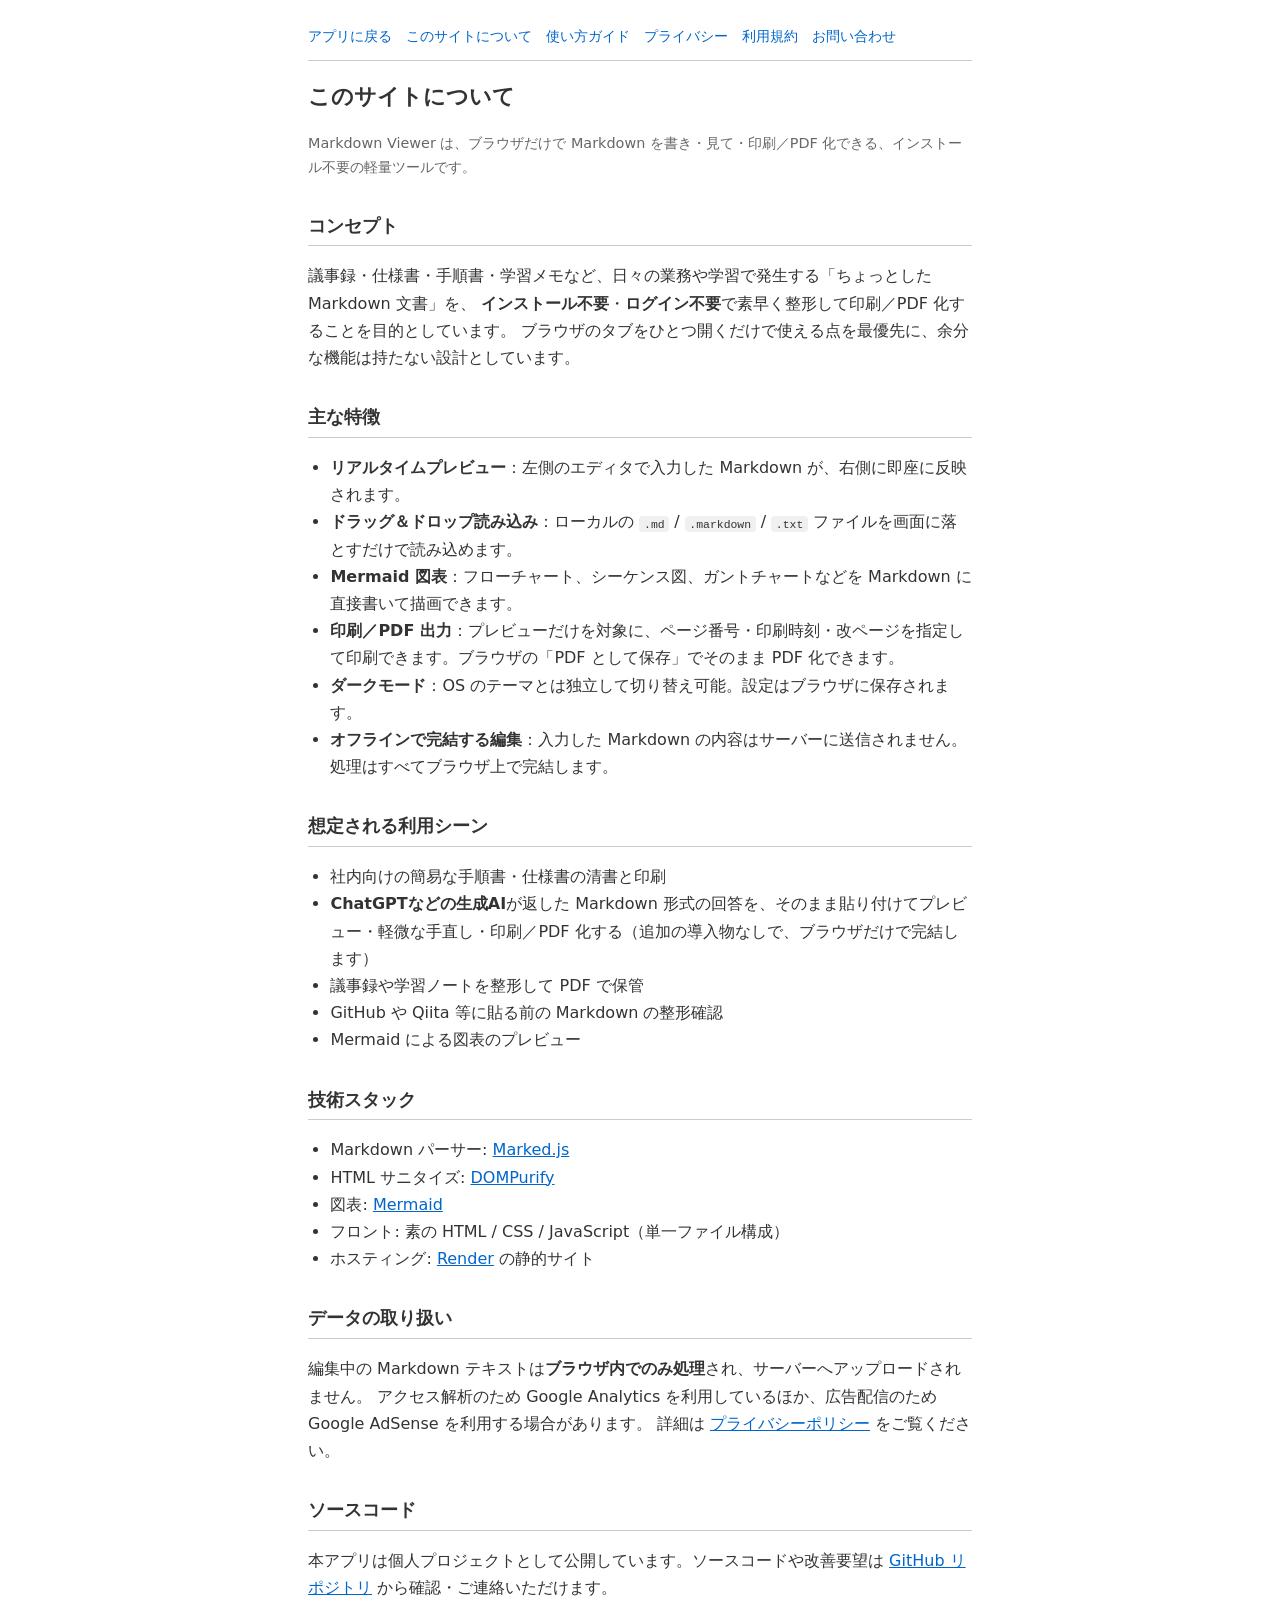
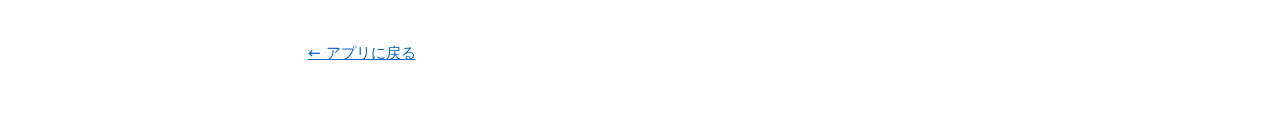
<file: docs/about.html>
<!DOCTYPE html>
<html lang="ja">
<head>
    <meta charset="UTF-8">
    <meta name="viewport" content="width=device-width, initial-scale=1">
    <title>このサイトについて — Markdown Viewer</title>
    <meta name="description" content="ブラウザ上で動作する無料の Markdown エディタ / プレビュー / 印刷ツール「Markdown Viewer」の紹介、設計方針、対応機能、利用シーンをまとめたページです。">
    <link rel="canonical" href="https://markdownviewer.onrender.com/docs/about.html">
    <link rel="stylesheet" href="./page.css">
</head>
<body>
    <nav class="page-nav" aria-label="サイト内ナビゲーション">
        <a href="../index.html">アプリに戻る</a>
        <a href="./about.html" aria-current="page">このサイトについて</a>
        <a href="./guide.html">使い方ガイド</a>
        <a href="./privacy.html">プライバシー</a>
        <a href="./terms.html">利用規約</a>
        <a href="./contact.html">お問い合わせ</a>
    </nav>

    <h1>このサイトについて</h1>
    <p class="muted">Markdown Viewer は、ブラウザだけで Markdown を書き・見て・印刷／PDF 化できる、インストール不要の軽量ツールです。</p>

    <h2>コンセプト</h2>
    <p>
        議事録・仕様書・手順書・学習メモなど、日々の業務や学習で発生する「ちょっとした Markdown 文書」を、
        <strong>インストール不要</strong>・<strong>ログイン不要</strong>で素早く整形して印刷／PDF 化することを目的としています。
        ブラウザのタブをひとつ開くだけで使える点を最優先に、余分な機能は持たない設計としています。
    </p>

    <h2>主な特徴</h2>
    <ul>
        <li><strong>リアルタイムプレビュー</strong>：左側のエディタで入力した Markdown が、右側に即座に反映されます。</li>
        <li><strong>ドラッグ＆ドロップ読み込み</strong>：ローカルの <code>.md</code> / <code>.markdown</code> / <code>.txt</code> ファイルを画面に落とすだけで読み込めます。</li>
        <li><strong>Mermaid 図表</strong>：フローチャート、シーケンス図、ガントチャートなどを Markdown に直接書いて描画できます。</li>
        <li><strong>印刷／PDF 出力</strong>：プレビューだけを対象に、ページ番号・印刷時刻・改ページを指定して印刷できます。ブラウザの「PDF として保存」でそのまま PDF 化できます。</li>
        <li><strong>ダークモード</strong>：OS のテーマとは独立して切り替え可能。設定はブラウザに保存されます。</li>
        <li><strong>オフラインで完結する編集</strong>：入力した Markdown の内容はサーバーに送信されません。処理はすべてブラウザ上で完結します。</li>
    </ul>

    <h2>想定される利用シーン</h2>
    <ul>
        <li>社内向けの簡易な手順書・仕様書の清書と印刷</li>
        <li><strong>ChatGPTなどの生成AI</strong>が返した Markdown 形式の回答を、そのまま貼り付けてプレビュー・軽微な手直し・印刷／PDF 化する（追加の導入物なしで、ブラウザだけで完結します）</li>
        <li>議事録や学習ノートを整形して PDF で保管</li>
        <li>GitHub や Qiita 等に貼る前の Markdown の整形確認</li>
        <li>Mermaid による図表のプレビュー</li>
    </ul>

    <h2>技術スタック</h2>
    <ul>
        <li>Markdown パーサー: <a href="https://marked.js.org/" rel="noopener noreferrer">Marked.js</a></li>
        <li>HTML サニタイズ: <a href="https://github.com/cure53/DOMPurify" rel="noopener noreferrer">DOMPurify</a></li>
        <li>図表: <a href="https://mermaid.js.org/" rel="noopener noreferrer">Mermaid</a></li>
        <li>フロント: 素の HTML / CSS / JavaScript（単一ファイル構成）</li>
        <li>ホスティング: <a href="https://render.com/" rel="noopener noreferrer">Render</a> の静的サイト</li>
    </ul>

    <h2>データの取り扱い</h2>
    <p>
        編集中の Markdown テキストは<strong>ブラウザ内でのみ処理</strong>され、サーバーへアップロードされません。
        アクセス解析のため Google Analytics を利用しているほか、広告配信のため Google AdSense を利用する場合があります。
        詳細は <a href="./privacy.html">プライバシーポリシー</a> をご覧ください。
    </p>

    <h2>ソースコード</h2>
    <p>
        本アプリは個人プロジェクトとして公開しています。ソースコードや改善要望は
        <a href="https://github.com/marusho-1266/MarkdownVeiwer" rel="noopener noreferrer">GitHub リポジトリ</a> から確認・ご連絡いただけます。
    </p>

    <p class="back"><a href="../index.html">← アプリに戻る</a></p>
</body>
</html>
</file>
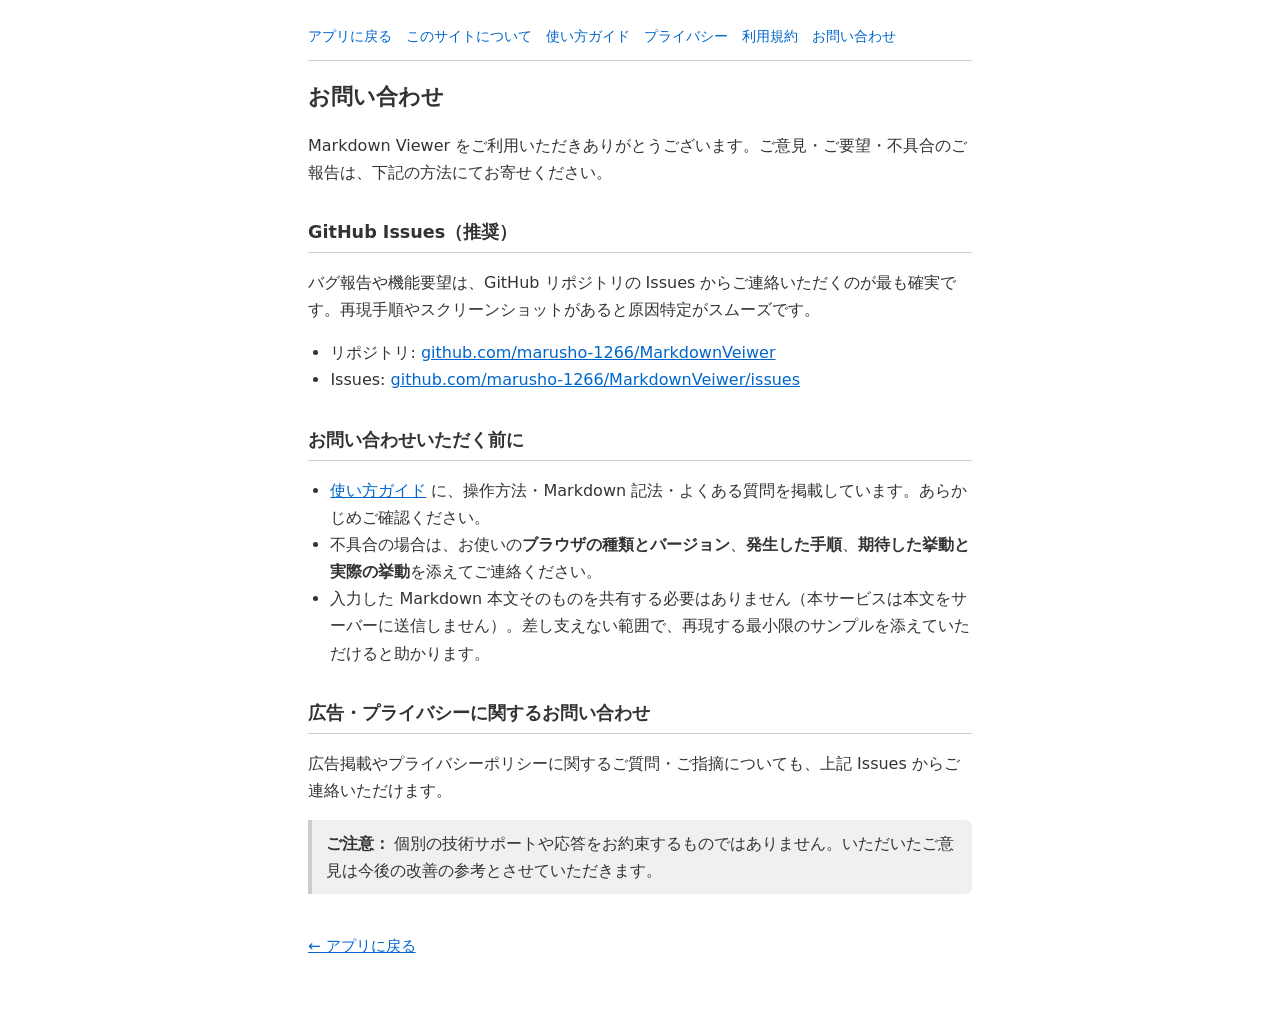
<file: docs/contact.html>
<!DOCTYPE html>
<html lang="ja">
<head>
    <meta charset="UTF-8">
    <meta name="viewport" content="width=device-width, initial-scale=1">
    <title>お問い合わせ — Markdown Viewer</title>
    <meta name="description" content="Markdown Viewer へのお問い合わせ、ご意見・ご要望・不具合報告の連絡先についてご案内します。">
    <link rel="canonical" href="https://markdownviewer.onrender.com/docs/contact.html">
    <link rel="stylesheet" href="./page.css">
</head>
<body>
    <nav class="page-nav" aria-label="サイト内ナビゲーション">
        <a href="../index.html">アプリに戻る</a>
        <a href="./about.html">このサイトについて</a>
        <a href="./guide.html">使い方ガイド</a>
        <a href="./privacy.html">プライバシー</a>
        <a href="./terms.html">利用規約</a>
        <a href="./contact.html" aria-current="page">お問い合わせ</a>
    </nav>

    <h1>お問い合わせ</h1>
    <p>Markdown Viewer をご利用いただきありがとうございます。ご意見・ご要望・不具合のご報告は、下記の方法にてお寄せください。</p>

    <h2>GitHub Issues（推奨）</h2>
    <p>バグ報告や機能要望は、GitHub リポジトリの Issues からご連絡いただくのが最も確実です。再現手順やスクリーンショットがあると原因特定がスムーズです。</p>
    <ul>
        <li>リポジトリ: <a href="https://github.com/marusho-1266/MarkdownVeiwer" rel="noopener noreferrer">github.com/marusho-1266/MarkdownVeiwer</a></li>
        <li>Issues: <a href="https://github.com/marusho-1266/MarkdownVeiwer/issues" rel="noopener noreferrer">github.com/marusho-1266/MarkdownVeiwer/issues</a></li>
    </ul>

    <h2>お問い合わせいただく前に</h2>
    <ul>
        <li><a href="./guide.html">使い方ガイド</a> に、操作方法・Markdown 記法・よくある質問を掲載しています。あらかじめご確認ください。</li>
        <li>不具合の場合は、お使いの<strong>ブラウザの種類とバージョン</strong>、<strong>発生した手順</strong>、<strong>期待した挙動と実際の挙動</strong>を添えてご連絡ください。</li>
        <li>入力した Markdown 本文そのものを共有する必要はありません（本サービスは本文をサーバーに送信しません）。差し支えない範囲で、再現する最小限のサンプルを添えていただけると助かります。</li>
    </ul>

    <h2>広告・プライバシーに関するお問い合わせ</h2>
    <p>広告掲載やプライバシーポリシーに関するご質問・ご指摘についても、上記 Issues からご連絡いただけます。</p>

    <div class="note">
        <strong>ご注意：</strong>個別の技術サポートや応答をお約束するものではありません。いただいたご意見は今後の改善の参考とさせていただきます。
    </div>

    <p class="back"><a href="../index.html">← アプリに戻る</a></p>
</body>
</html>
</file>
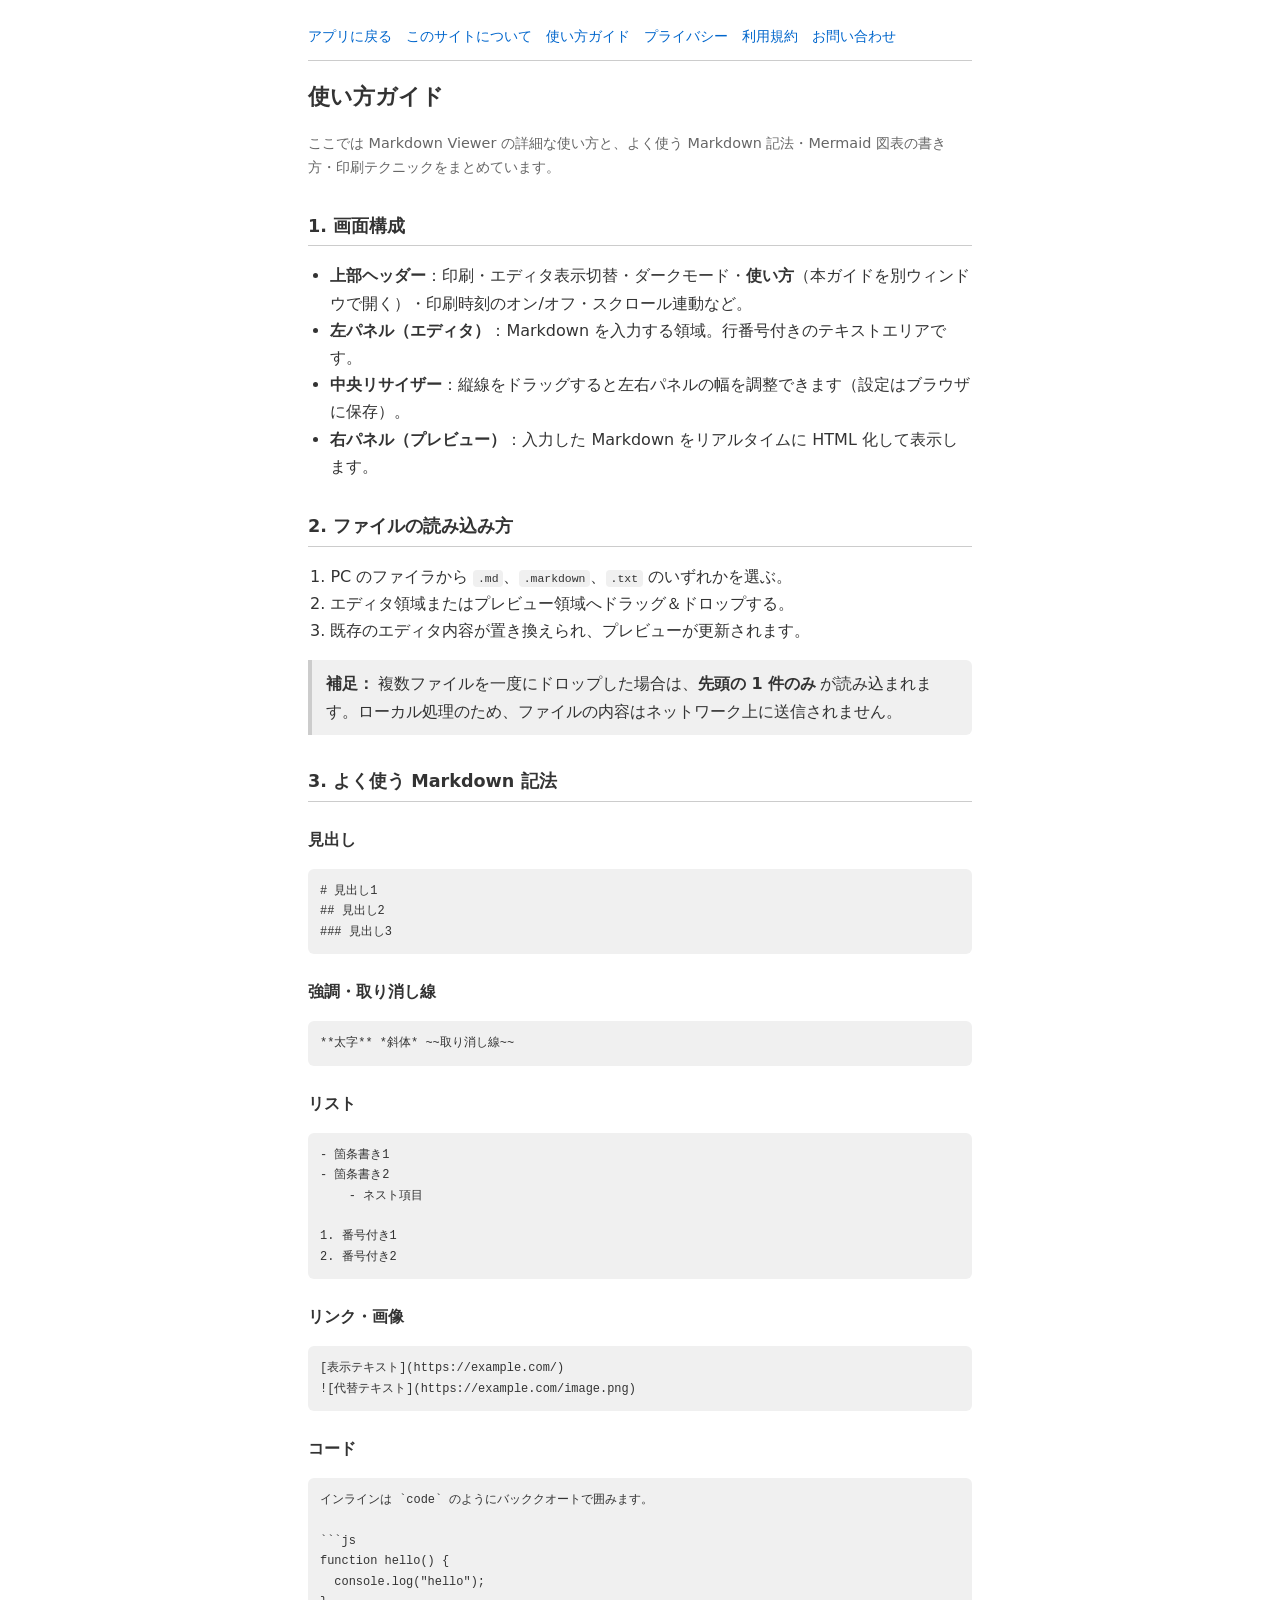
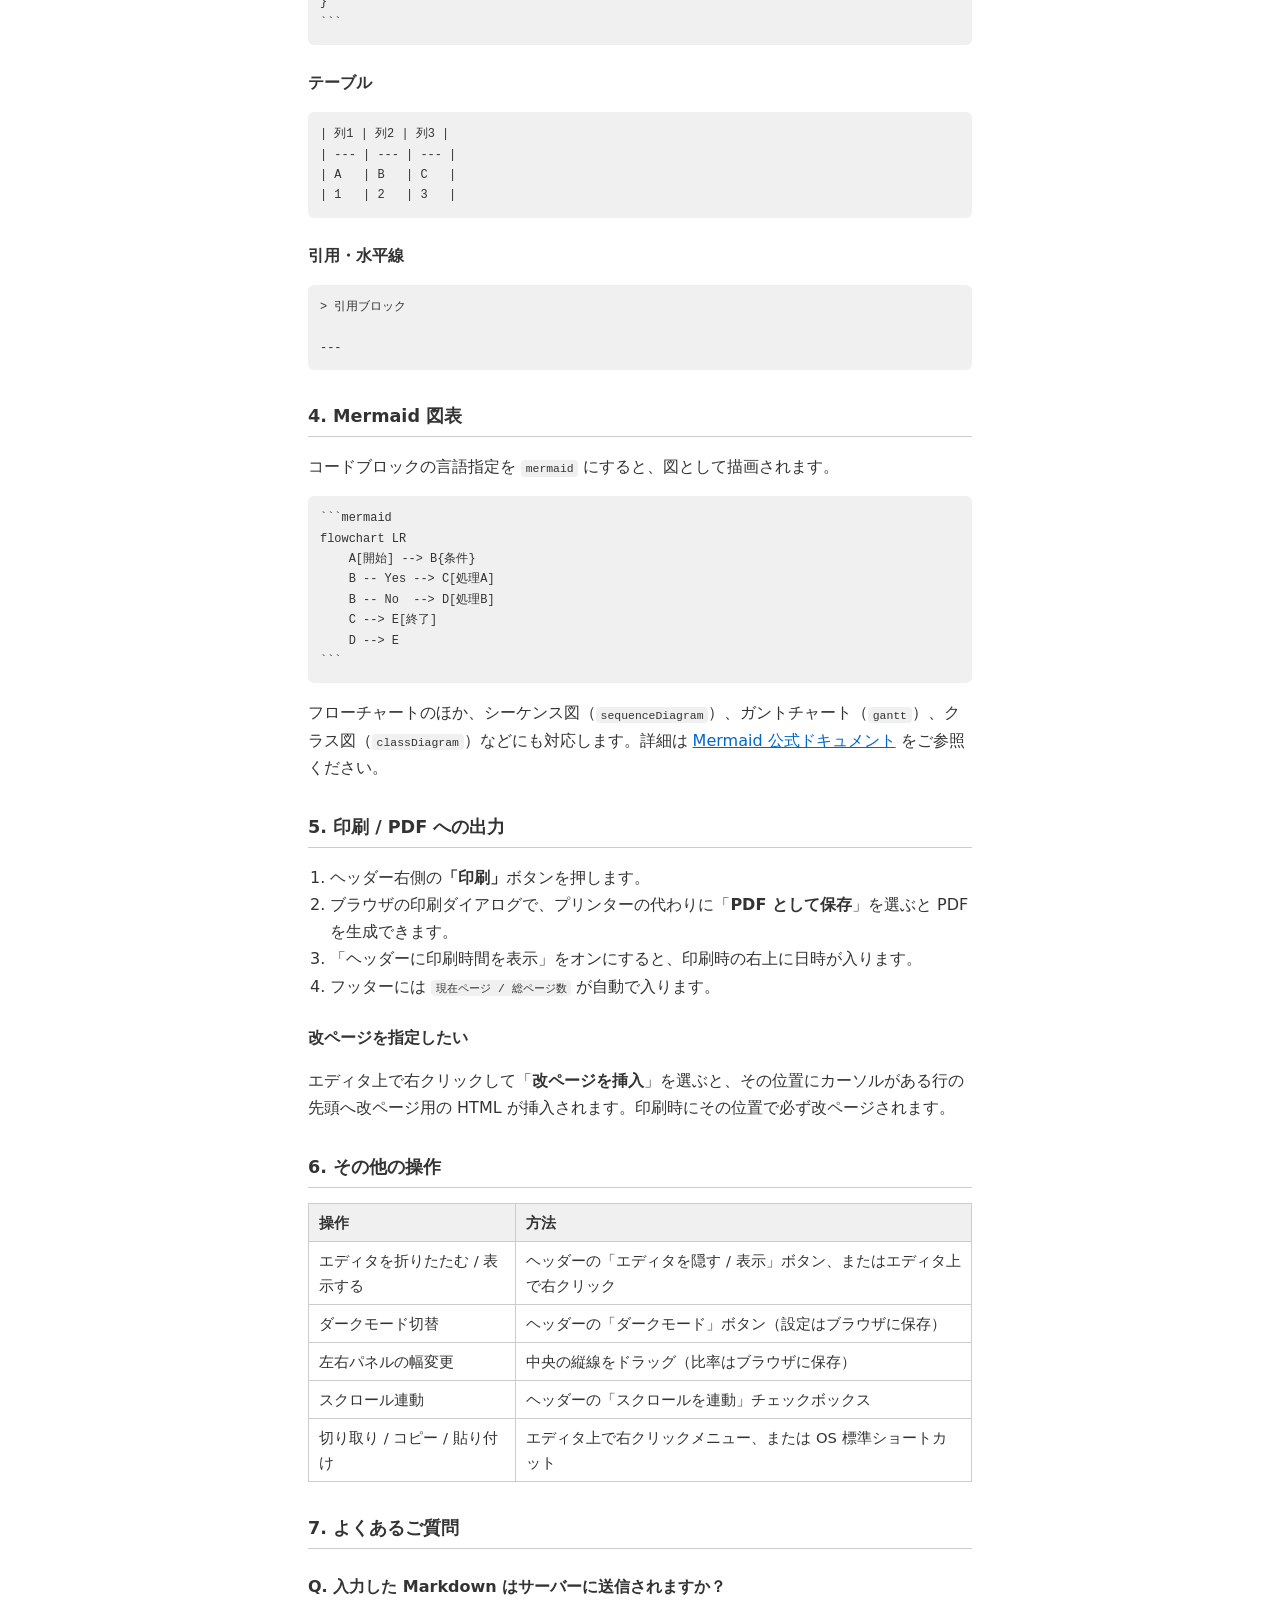
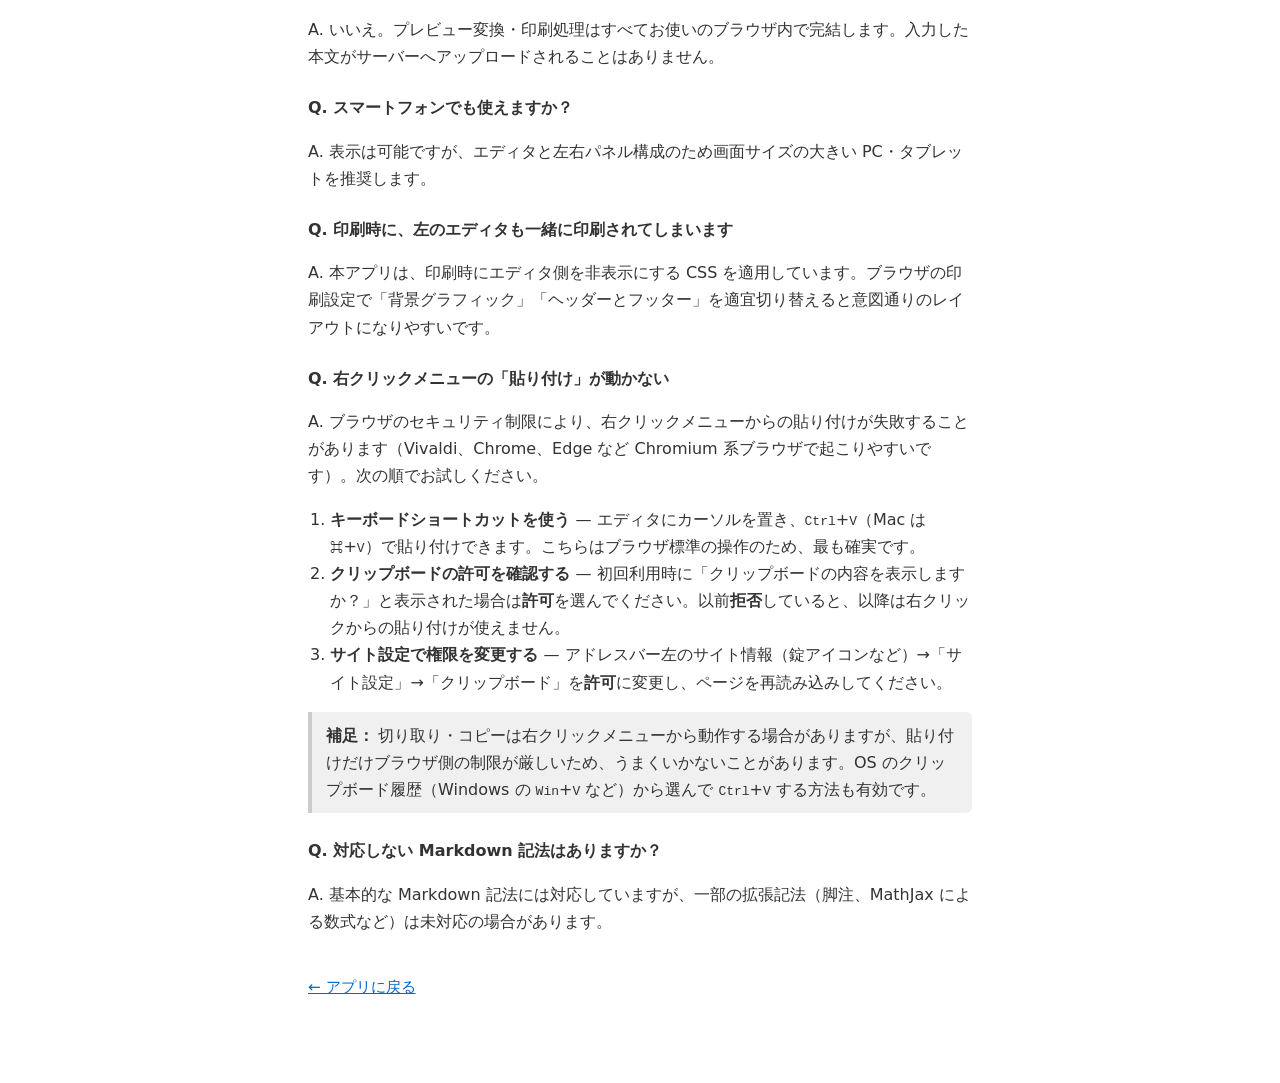
<file: docs/guide.html>
<!DOCTYPE html>
<html lang="ja">
<head>
    <meta charset="UTF-8">
    <meta name="viewport" content="width=device-width, initial-scale=1">
    <title>使い方ガイド — Markdown Viewer</title>
    <meta name="description" content="Markdown Viewer の詳細な使い方ガイド。基本的な Markdown 記法、Mermaid 図表、印刷 / PDF 出力、ドラッグ＆ドロップでのファイル読み込み、ショートカットなどを解説します。">
    <link rel="canonical" href="https://markdownviewer.onrender.com/docs/guide.html">
    <link rel="stylesheet" href="./page.css">
</head>
<body>
    <nav class="page-nav" aria-label="サイト内ナビゲーション">
        <a href="../index.html">アプリに戻る</a>
        <a href="./about.html">このサイトについて</a>
        <a href="./guide.html" aria-current="page">使い方ガイド</a>
        <a href="./privacy.html">プライバシー</a>
        <a href="./terms.html">利用規約</a>
        <a href="./contact.html">お問い合わせ</a>
    </nav>

    <h1>使い方ガイド</h1>
    <p class="muted">ここでは Markdown Viewer の詳細な使い方と、よく使う Markdown 記法・Mermaid 図表の書き方・印刷テクニックをまとめています。</p>

    <h2>1. 画面構成</h2>
    <ul>
        <li><strong>上部ヘッダー</strong>：印刷・エディタ表示切替・ダークモード・<strong>使い方</strong>（本ガイドを別ウィンドウで開く）・印刷時刻のオン/オフ・スクロール連動など。</li>
        <li><strong>左パネル（エディタ）</strong>：Markdown を入力する領域。行番号付きのテキストエリアです。</li>
        <li><strong>中央リサイザー</strong>：縦線をドラッグすると左右パネルの幅を調整できます（設定はブラウザに保存）。</li>
        <li><strong>右パネル（プレビュー）</strong>：入力した Markdown をリアルタイムに HTML 化して表示します。</li>
    </ul>

    <h2>2. ファイルの読み込み方</h2>
    <ol>
        <li>PC のファイラから <code>.md</code>、<code>.markdown</code>、<code>.txt</code> のいずれかを選ぶ。</li>
        <li>エディタ領域またはプレビュー領域へドラッグ＆ドロップする。</li>
        <li>既存のエディタ内容が置き換えられ、プレビューが更新されます。</li>
    </ol>
    <div class="note">
        <strong>補足：</strong>複数ファイルを一度にドロップした場合は、<strong>先頭の 1 件のみ</strong>が読み込まれます。ローカル処理のため、ファイルの内容はネットワーク上に送信されません。
    </div>

    <h2>3. よく使う Markdown 記法</h2>

    <h3>見出し</h3>
<pre><code># 見出し1
## 見出し2
### 見出し3</code></pre>

    <h3>強調・取り消し線</h3>
<pre><code>**太字** *斜体* ~~取り消し線~~</code></pre>

    <h3>リスト</h3>
<pre><code>- 箇条書き1
- 箇条書き2
    - ネスト項目

1. 番号付き1
2. 番号付き2</code></pre>

    <h3>リンク・画像</h3>
<pre><code>[表示テキスト](https://example.com/)
![代替テキスト](https://example.com/image.png)</code></pre>

    <h3>コード</h3>
<pre><code>インラインは `code` のようにバッククオートで囲みます。

```js
function hello() {
  console.log("hello");
}
```</code></pre>

    <h3>テーブル</h3>
<pre><code>| 列1 | 列2 | 列3 |
| --- | --- | --- |
| A   | B   | C   |
| 1   | 2   | 3   |</code></pre>

    <h3>引用・水平線</h3>
<pre><code>> 引用ブロック

---</code></pre>

    <h2>4. Mermaid 図表</h2>
    <p>コードブロックの言語指定を <code>mermaid</code> にすると、図として描画されます。</p>
<pre><code>```mermaid
flowchart LR
    A[開始] --&gt; B{条件}
    B -- Yes --&gt; C[処理A]
    B -- No  --&gt; D[処理B]
    C --&gt; E[終了]
    D --&gt; E
```</code></pre>
    <p>フローチャートのほか、シーケンス図（<code>sequenceDiagram</code>）、ガントチャート（<code>gantt</code>）、クラス図（<code>classDiagram</code>）などにも対応します。詳細は <a href="https://mermaid.js.org/" rel="noopener noreferrer">Mermaid 公式ドキュメント</a> をご参照ください。</p>

    <h2>5. 印刷 / PDF への出力</h2>
    <ol>
        <li>ヘッダー右側の<strong>「印刷」</strong>ボタンを押します。</li>
        <li>ブラウザの印刷ダイアログで、プリンターの代わりに「<strong>PDF として保存</strong>」を選ぶと PDF を生成できます。</li>
        <li>「ヘッダーに印刷時間を表示」をオンにすると、印刷時の右上に日時が入ります。</li>
        <li>フッターには <code>現在ページ / 総ページ数</code> が自動で入ります。</li>
    </ol>

    <h3>改ページを指定したい</h3>
    <p>エディタ上で右クリックして「<strong>改ページを挿入</strong>」を選ぶと、その位置にカーソルがある行の先頭へ改ページ用の HTML が挿入されます。印刷時にその位置で必ず改ページされます。</p>

    <h2>6. その他の操作</h2>
    <table>
        <thead>
            <tr><th>操作</th><th>方法</th></tr>
        </thead>
        <tbody>
            <tr><td>エディタを折りたたむ / 表示する</td><td>ヘッダーの「エディタを隠す / 表示」ボタン、またはエディタ上で右クリック</td></tr>
            <tr><td>ダークモード切替</td><td>ヘッダーの「ダークモード」ボタン（設定はブラウザに保存）</td></tr>
            <tr><td>左右パネルの幅変更</td><td>中央の縦線をドラッグ（比率はブラウザに保存）</td></tr>
            <tr><td>スクロール連動</td><td>ヘッダーの「スクロールを連動」チェックボックス</td></tr>
            <tr><td>切り取り / コピー / 貼り付け</td><td>エディタ上で右クリックメニュー、または OS 標準ショートカット</td></tr>
        </tbody>
    </table>

    <h2>7. よくあるご質問</h2>

    <h3>Q. 入力した Markdown はサーバーに送信されますか？</h3>
    <p>A. いいえ。プレビュー変換・印刷処理はすべてお使いのブラウザ内で完結します。入力した本文がサーバーへアップロードされることはありません。</p>

    <h3>Q. スマートフォンでも使えますか？</h3>
    <p>A. 表示は可能ですが、エディタと左右パネル構成のため画面サイズの大きい PC・タブレットを推奨します。</p>

    <h3>Q. 印刷時に、左のエディタも一緒に印刷されてしまいます</h3>
    <p>A. 本アプリは、印刷時にエディタ側を非表示にする CSS を適用しています。ブラウザの印刷設定で「背景グラフィック」「ヘッダーとフッター」を適宜切り替えると意図通りのレイアウトになりやすいです。</p>

    <h3>Q. 右クリックメニューの「貼り付け」が動かない</h3>
    <p>A. ブラウザのセキュリティ制限により、右クリックメニューからの貼り付けが失敗することがあります（Vivaldi、Chrome、Edge など Chromium 系ブラウザで起こりやすいです）。次の順でお試しください。</p>
    <ol>
        <li><strong>キーボードショートカットを使う</strong> — エディタにカーソルを置き、<kbd>Ctrl</kbd>+<kbd>V</kbd>（Mac は <kbd>⌘</kbd>+<kbd>V</kbd>）で貼り付けできます。こちらはブラウザ標準の操作のため、最も確実です。</li>
        <li><strong>クリップボードの許可を確認する</strong> — 初回利用時に「クリップボードの内容を表示しますか？」と表示された場合は<strong>許可</strong>を選んでください。以前<strong>拒否</strong>していると、以降は右クリックからの貼り付けが使えません。</li>
        <li><strong>サイト設定で権限を変更する</strong> — アドレスバー左のサイト情報（錠アイコンなど）→「サイト設定」→「クリップボード」を<strong>許可</strong>に変更し、ページを再読み込みしてください。</li>
    </ol>
    <div class="note">
        <strong>補足：</strong>切り取り・コピーは右クリックメニューから動作する場合がありますが、貼り付けだけブラウザ側の制限が厳しいため、うまくいかないことがあります。OS のクリップボード履歴（Windows の <kbd>Win</kbd>+<kbd>V</kbd> など）から選んで <kbd>Ctrl</kbd>+<kbd>V</kbd> する方法も有効です。
    </div>

    <h3>Q. 対応しない Markdown 記法はありますか？</h3>
    <p>A. 基本的な Markdown 記法には対応していますが、一部の拡張記法（脚注、MathJax による数式など）は未対応の場合があります。</p>

    <p class="back"><a href="../index.html">← アプリに戻る</a></p>
</body>
</html>
</file>
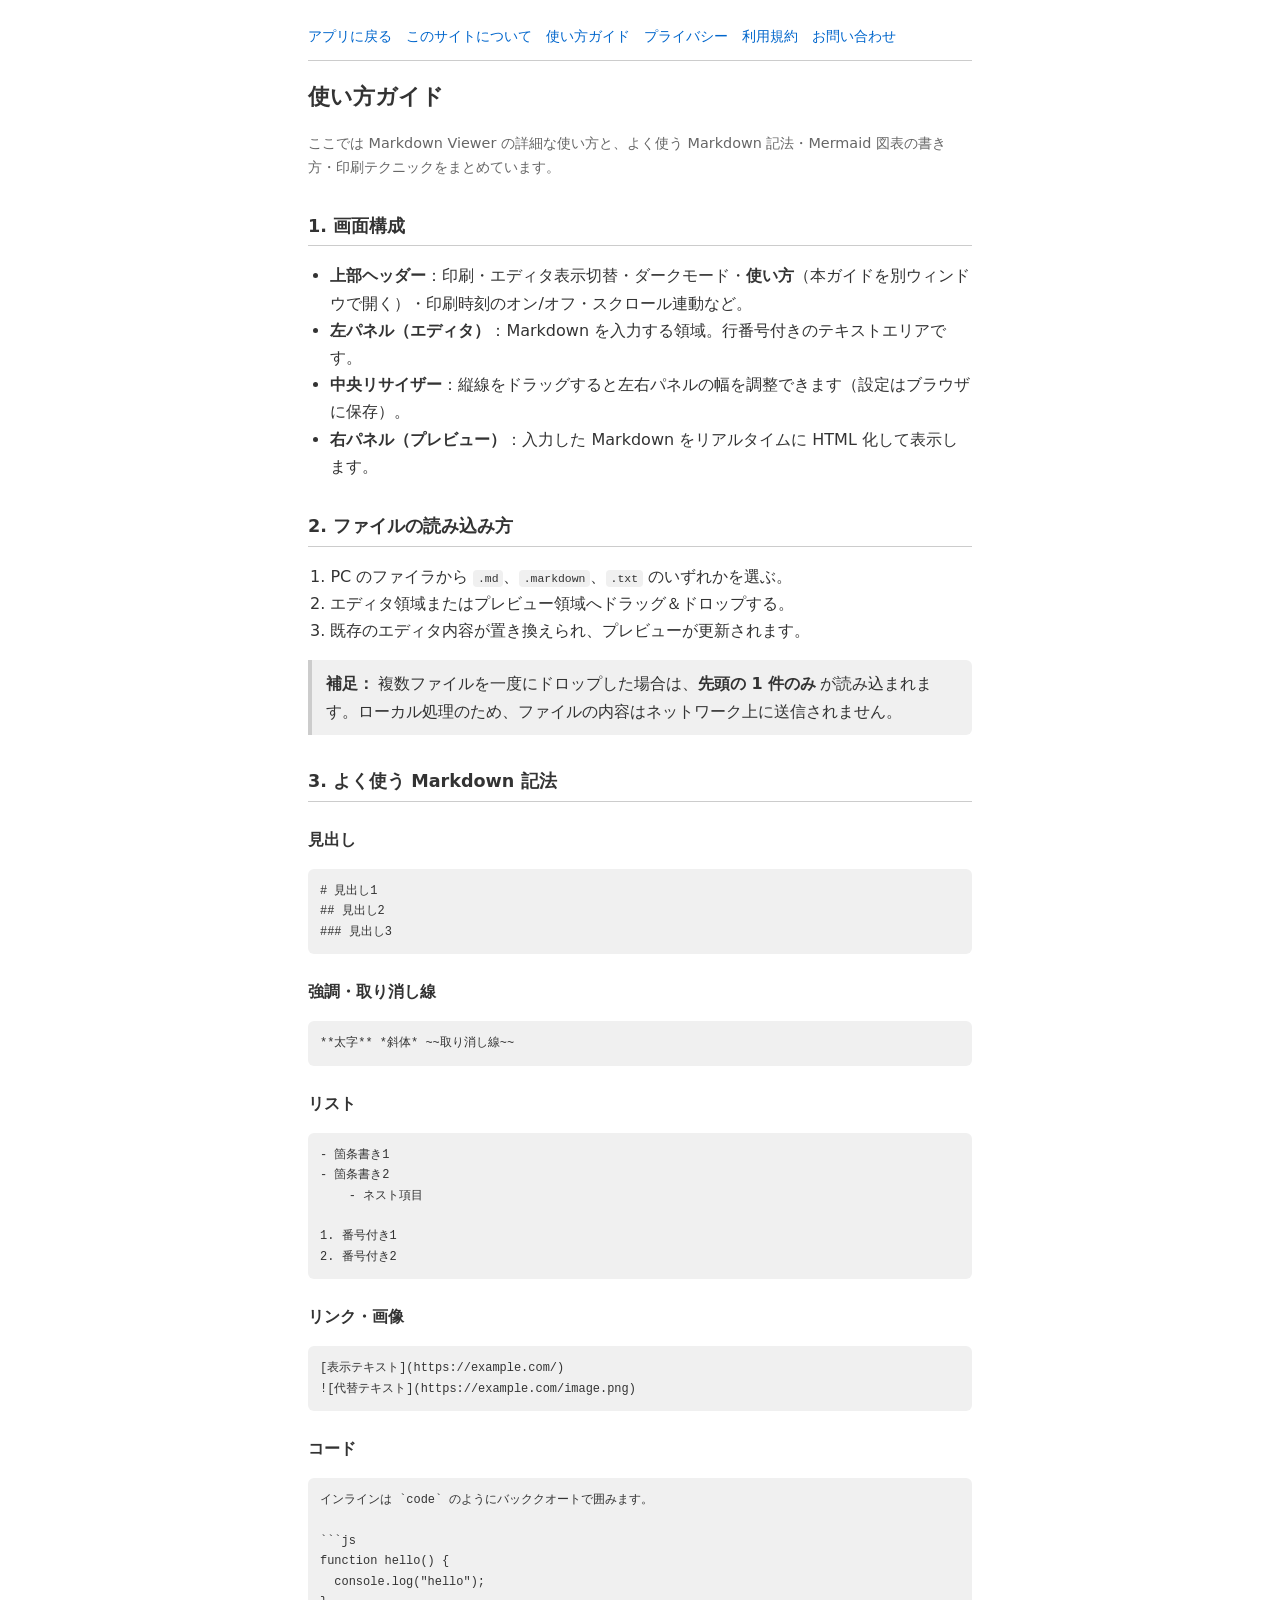
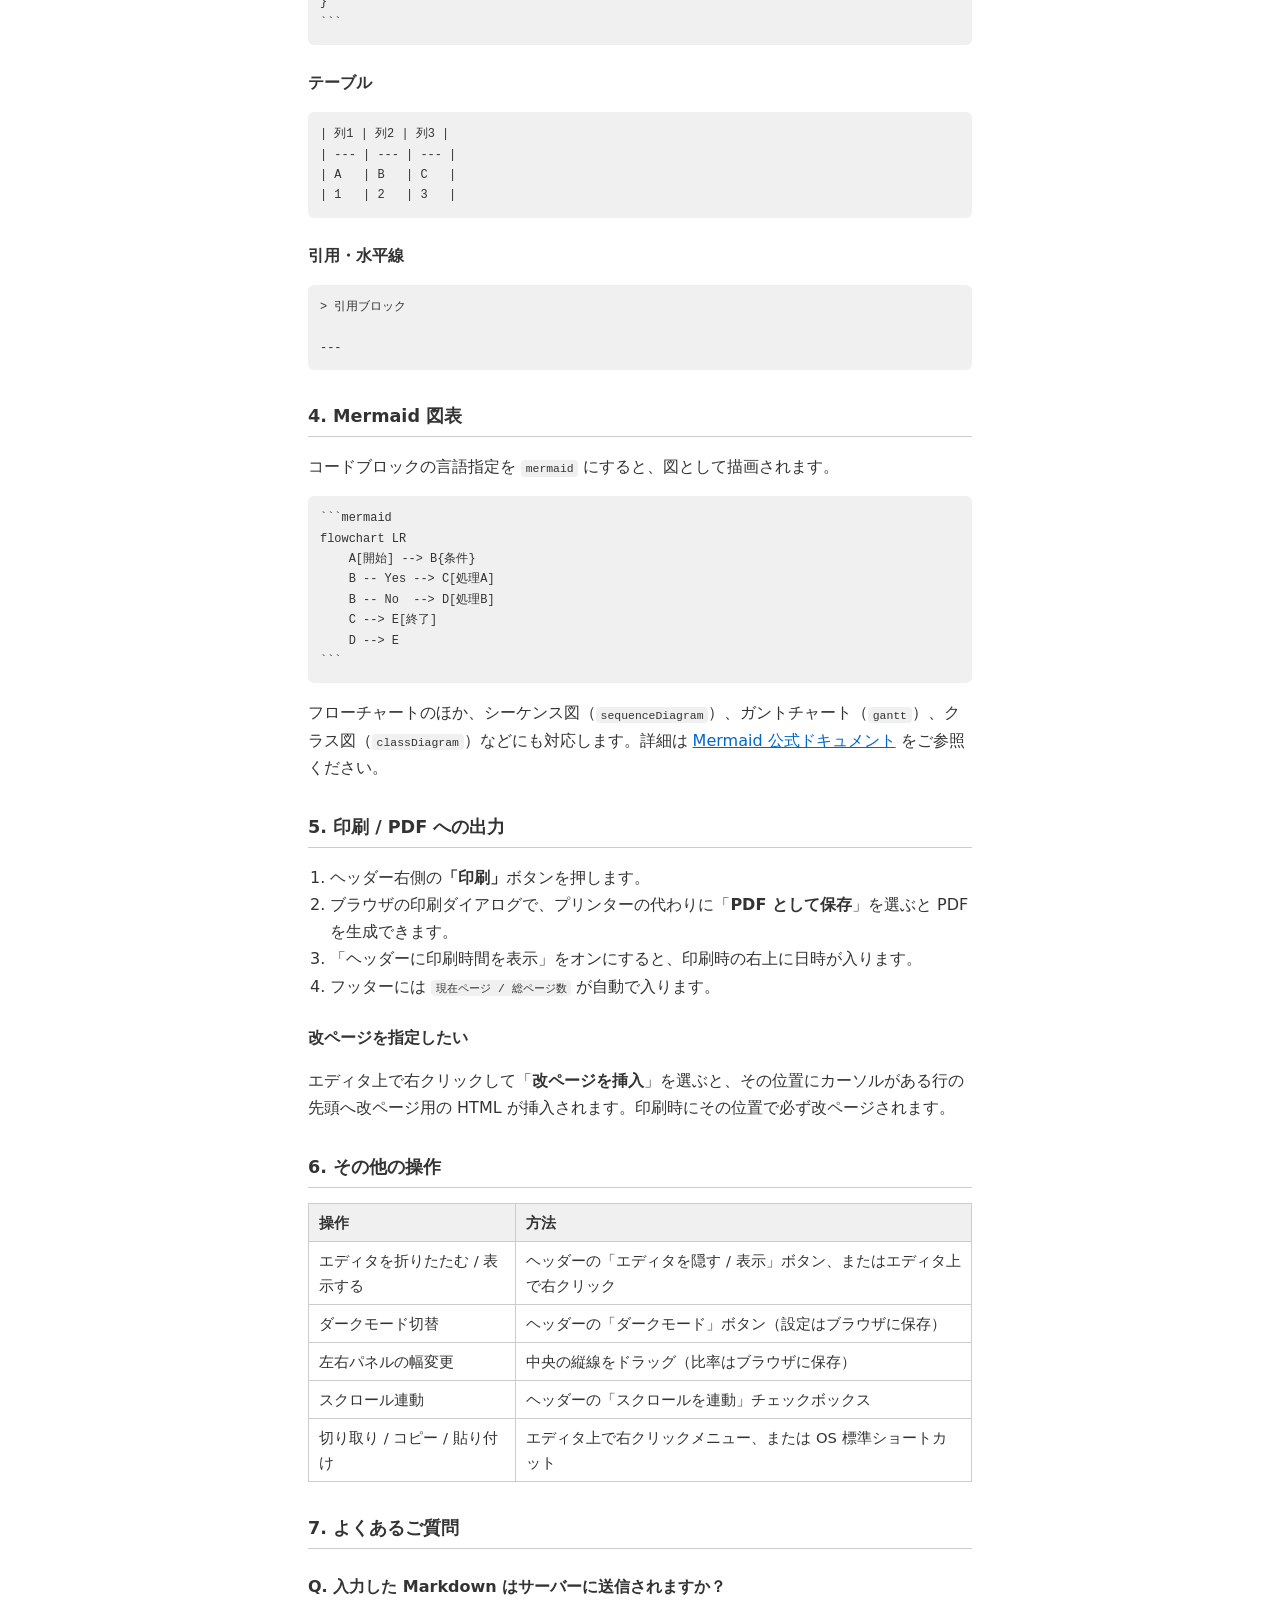
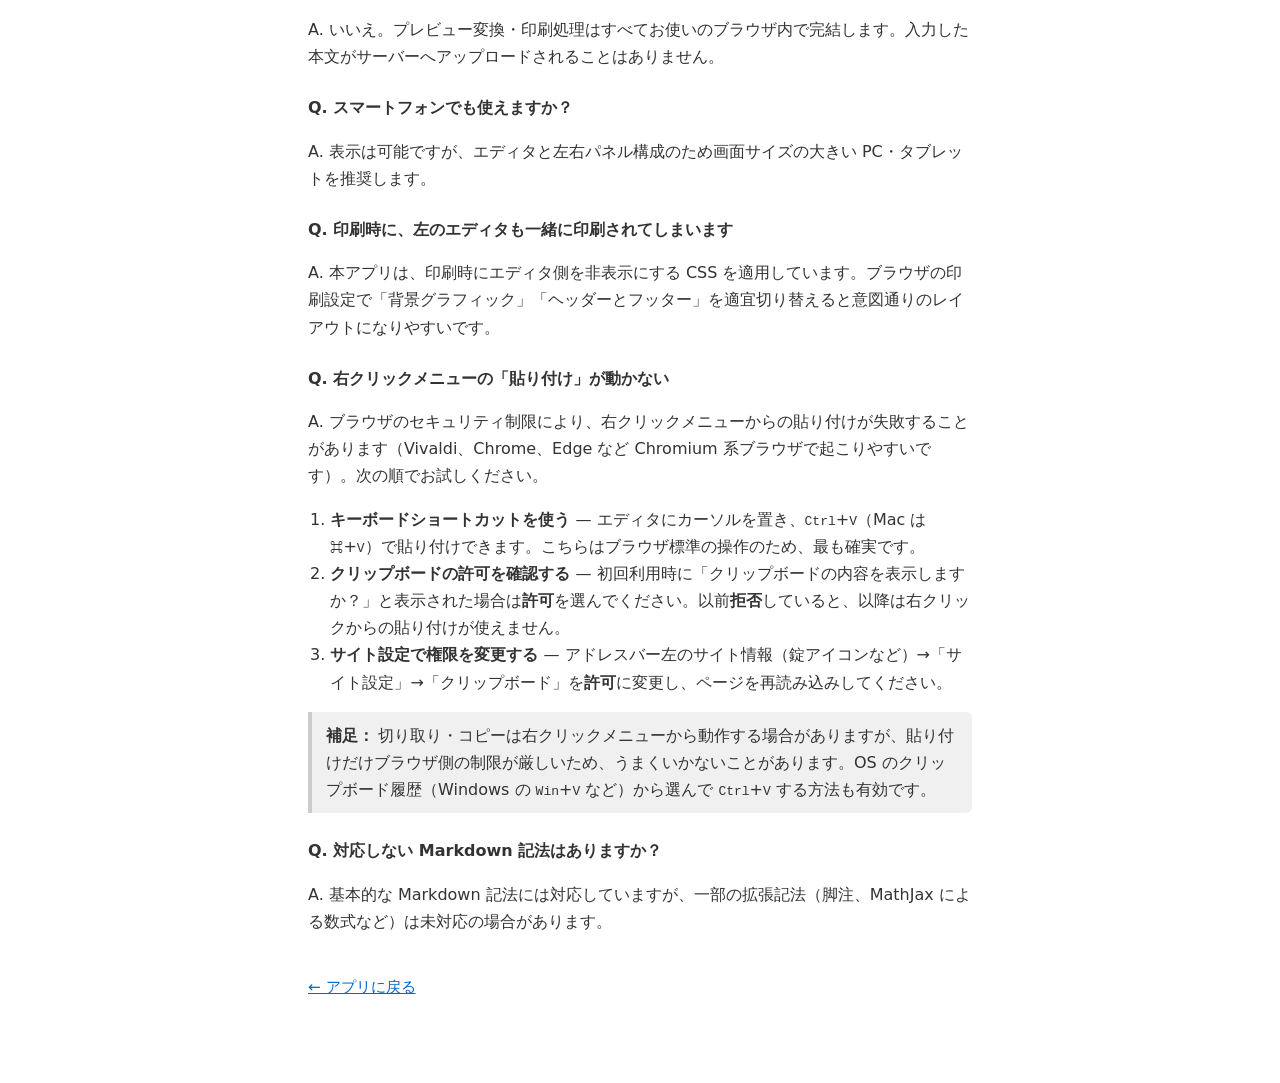
<file: docs/help.html>
<!DOCTYPE html>
<html lang="ja">
<head>
    <meta charset="UTF-8">
    <meta name="viewport" content="width=device-width, initial-scale=1">
    <title>使い方ガイドへ移動 — Markdown Viewer</title>
    <meta name="description" content="使い方の説明は使い方ガイドに集約されました。自動で案内先へ移動します。">
    <link rel="canonical" href="https://markdownviewer.onrender.com/docs/guide.html">
    <link rel="stylesheet" href="./page.css">
    <!-- 旧URL (help.html) ブックマーク互換: 本ページの案内先は使い方ガイドに一本化 -->
    <meta http-equiv="refresh" content="0; url=./guide.html">
</head>
<body>
    <h1>案内</h1>
    <p>操作方法・Markdown 記法・印刷などの説明は、<strong><a href="./guide.html">使い方ガイド</a></strong> に集約しました。自動で移動しない場合はリンクを押してください。</p>
    <p class="back"><a href="../index.html">← アプリに戻る</a></p>
</body>
</html>
</file>
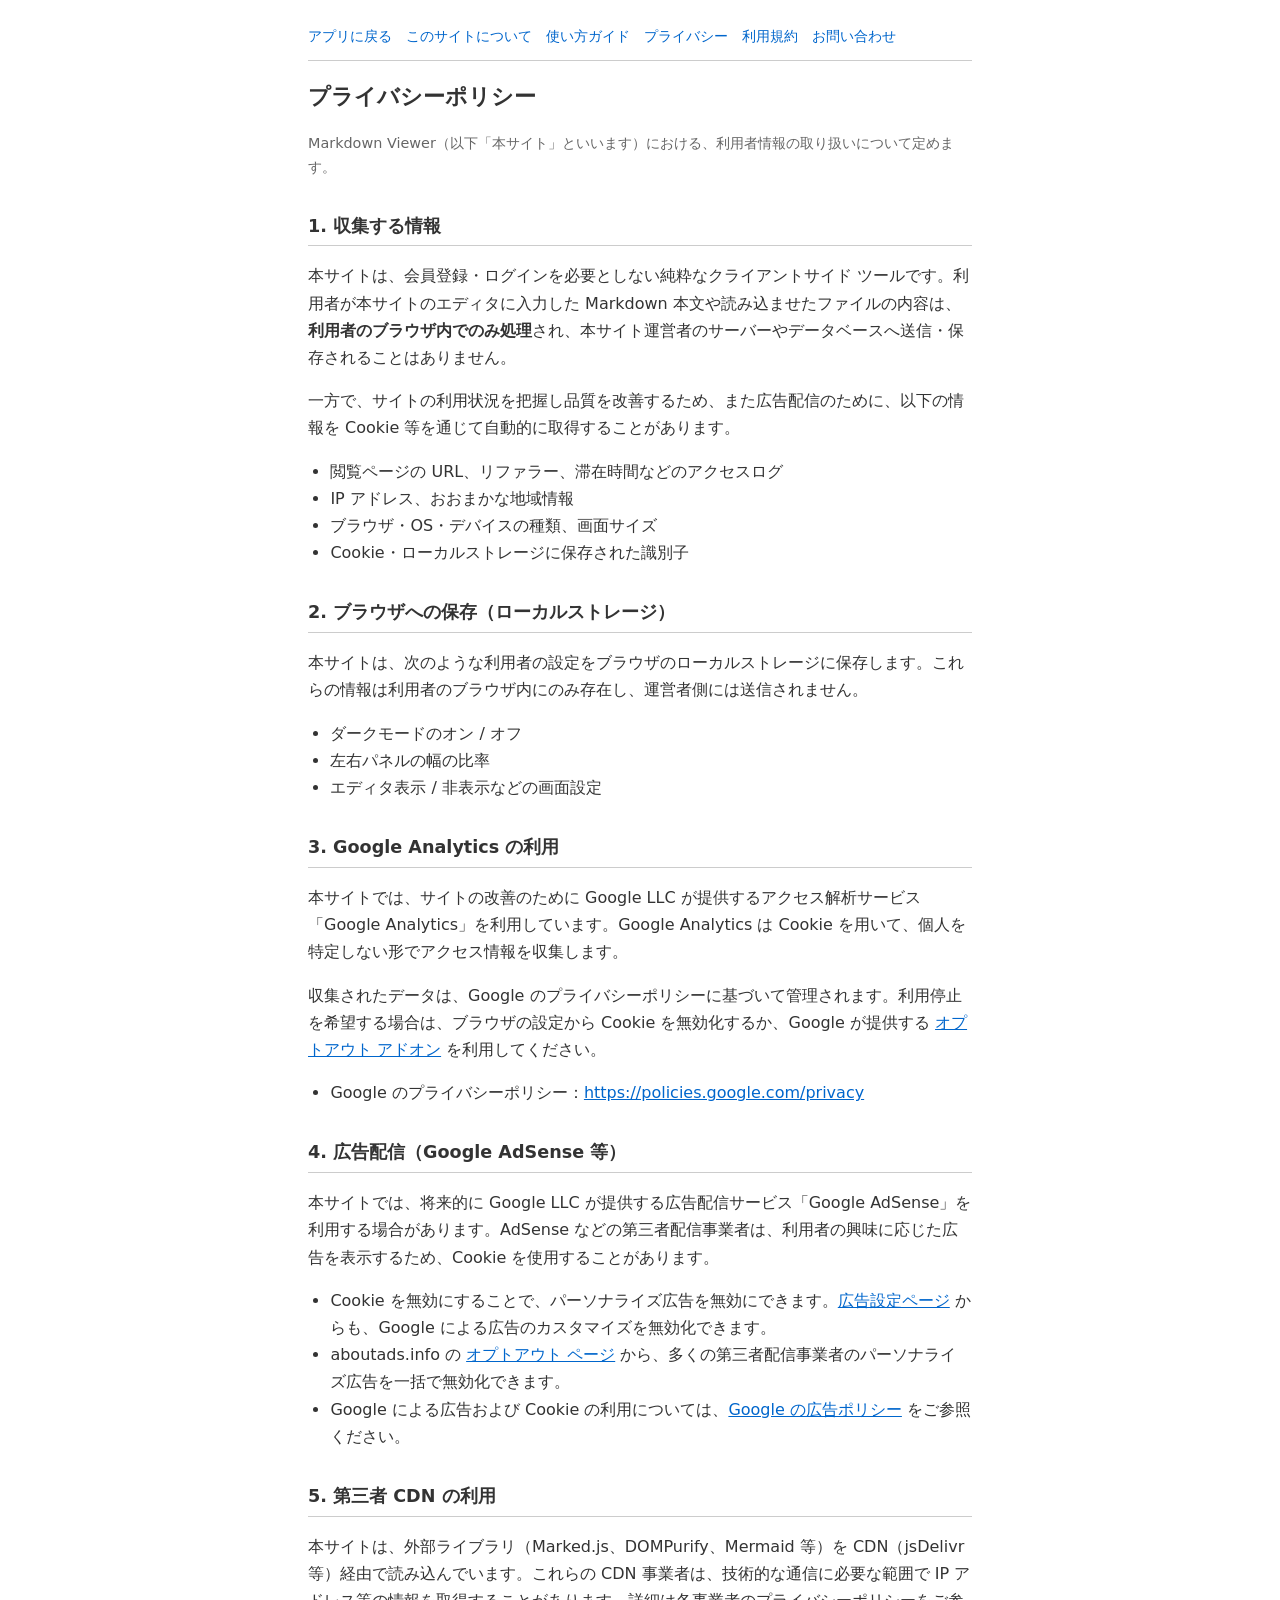
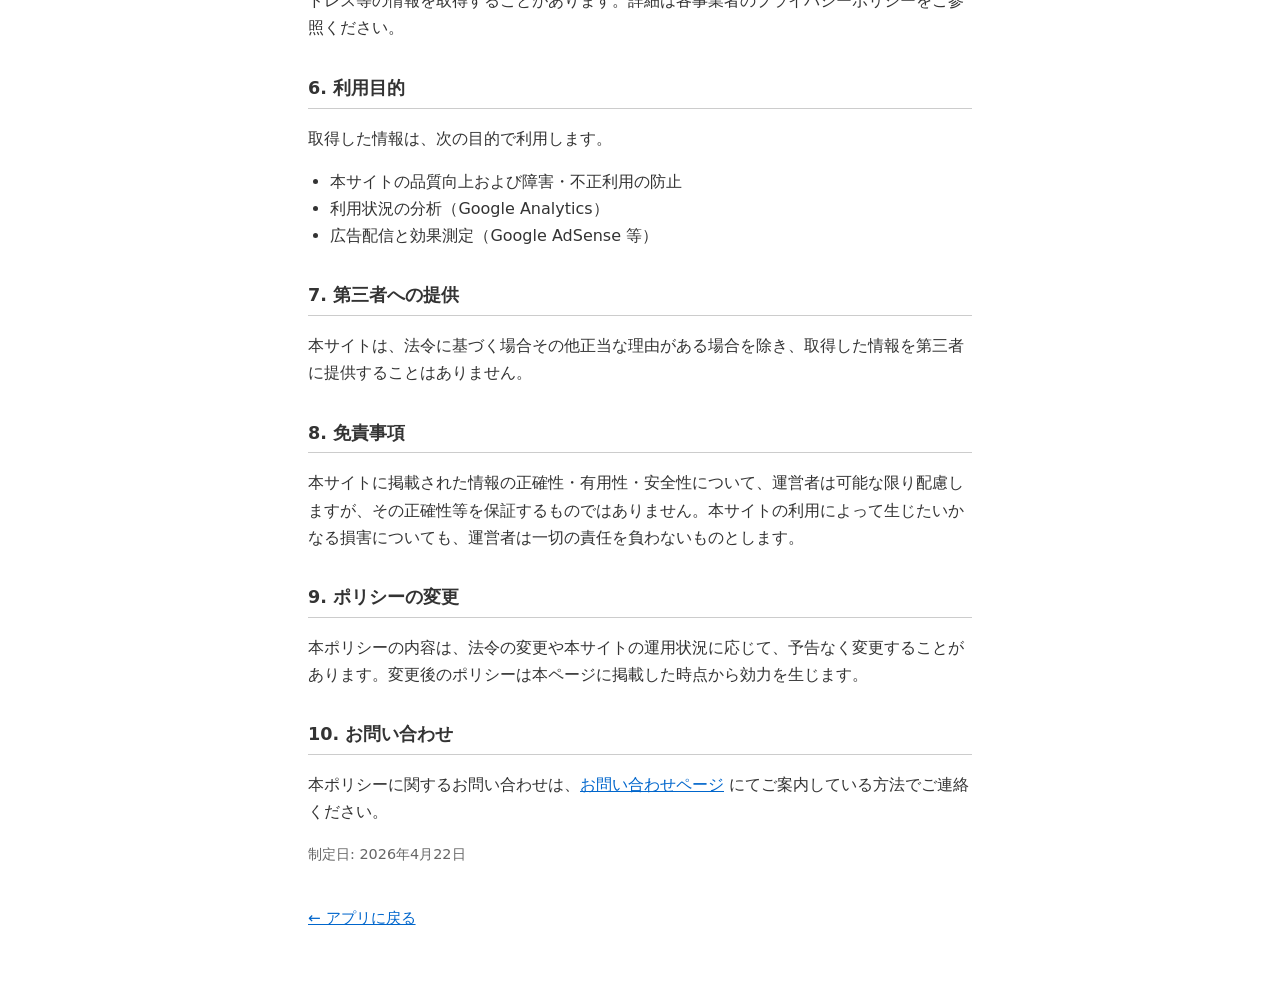
<file: docs/privacy.html>
<!DOCTYPE html>
<html lang="ja">
<head>
    <meta charset="UTF-8">
    <meta name="viewport" content="width=device-width, initial-scale=1">
    <title>プライバシーポリシー — Markdown Viewer</title>
    <meta name="description" content="Markdown Viewer における個人情報の取り扱い、Cookie の利用、Google Analytics / Google AdSense など第三者サービスの利用について説明します。">
    <link rel="canonical" href="https://markdownviewer.onrender.com/docs/privacy.html">
    <link rel="stylesheet" href="./page.css">
</head>
<body>
    <nav class="page-nav" aria-label="サイト内ナビゲーション">
        <a href="../index.html">アプリに戻る</a>
        <a href="./about.html">このサイトについて</a>
        <a href="./guide.html">使い方ガイド</a>
        <a href="./privacy.html" aria-current="page">プライバシー</a>
        <a href="./terms.html">利用規約</a>
        <a href="./contact.html">お問い合わせ</a>
    </nav>

    <h1>プライバシーポリシー</h1>
    <p class="muted">Markdown Viewer（以下「本サイト」といいます）における、利用者情報の取り扱いについて定めます。</p>

    <h2>1. 収集する情報</h2>
    <p>本サイトは、会員登録・ログインを必要としない純粋なクライアントサイド ツールです。利用者が本サイトのエディタに入力した Markdown 本文や読み込ませたファイルの内容は、<strong>利用者のブラウザ内でのみ処理</strong>され、本サイト運営者のサーバーやデータベースへ送信・保存されることはありません。</p>
    <p>一方で、サイトの利用状況を把握し品質を改善するため、また広告配信のために、以下の情報を Cookie 等を通じて自動的に取得することがあります。</p>
    <ul>
        <li>閲覧ページの URL、リファラー、滞在時間などのアクセスログ</li>
        <li>IP アドレス、おおまかな地域情報</li>
        <li>ブラウザ・OS・デバイスの種類、画面サイズ</li>
        <li>Cookie・ローカルストレージに保存された識別子</li>
    </ul>

    <h2>2. ブラウザへの保存（ローカルストレージ）</h2>
    <p>本サイトは、次のような利用者の設定をブラウザのローカルストレージに保存します。これらの情報は利用者のブラウザ内にのみ存在し、運営者側には送信されません。</p>
    <ul>
        <li>ダークモードのオン / オフ</li>
        <li>左右パネルの幅の比率</li>
        <li>エディタ表示 / 非表示などの画面設定</li>
    </ul>

    <h2>3. Google Analytics の利用</h2>
    <p>本サイトでは、サイトの改善のために Google LLC が提供するアクセス解析サービス「Google Analytics」を利用しています。Google Analytics は Cookie を用いて、個人を特定しない形でアクセス情報を収集します。</p>
    <p>収集されたデータは、Google のプライバシーポリシーに基づいて管理されます。利用停止を希望する場合は、ブラウザの設定から Cookie を無効化するか、Google が提供する <a href="https://tools.google.com/dlpage/gaoptout?hl=ja" rel="noopener noreferrer">オプトアウト アドオン</a> を利用してください。</p>
    <ul>
        <li>Google のプライバシーポリシー：<a href="https://policies.google.com/privacy?hl=ja" rel="noopener noreferrer">https://policies.google.com/privacy</a></li>
    </ul>

    <h2>4. 広告配信（Google AdSense 等）</h2>
    <p>本サイトでは、将来的に Google LLC が提供する広告配信サービス「Google AdSense」を利用する場合があります。AdSense などの第三者配信事業者は、利用者の興味に応じた広告を表示するため、Cookie を使用することがあります。</p>
    <ul>
        <li>Cookie を無効にすることで、パーソナライズ広告を無効にできます。<a href="https://www.google.com/settings/ads" rel="noopener noreferrer">広告設定ページ</a> からも、Google による広告のカスタマイズを無効化できます。</li>
        <li>aboutads.info の <a href="https://optout.aboutads.info/" rel="noopener noreferrer">オプトアウト ページ</a> から、多くの第三者配信事業者のパーソナライズ広告を一括で無効化できます。</li>
        <li>Google による広告および Cookie の利用については、<a href="https://policies.google.com/technologies/ads?hl=ja" rel="noopener noreferrer">Google の広告ポリシー</a> をご参照ください。</li>
    </ul>

    <h2>5. 第三者 CDN の利用</h2>
    <p>本サイトは、外部ライブラリ（Marked.js、DOMPurify、Mermaid 等）を CDN（jsDelivr 等）経由で読み込んでいます。これらの CDN 事業者は、技術的な通信に必要な範囲で IP アドレス等の情報を取得することがあります。詳細は各事業者のプライバシーポリシーをご参照ください。</p>

    <h2>6. 利用目的</h2>
    <p>取得した情報は、次の目的で利用します。</p>
    <ul>
        <li>本サイトの品質向上および障害・不正利用の防止</li>
        <li>利用状況の分析（Google Analytics）</li>
        <li>広告配信と効果測定（Google AdSense 等）</li>
    </ul>

    <h2>7. 第三者への提供</h2>
    <p>本サイトは、法令に基づく場合その他正当な理由がある場合を除き、取得した情報を第三者に提供することはありません。</p>

    <h2>8. 免責事項</h2>
    <p>本サイトに掲載された情報の正確性・有用性・安全性について、運営者は可能な限り配慮しますが、その正確性等を保証するものではありません。本サイトの利用によって生じたいかなる損害についても、運営者は一切の責任を負わないものとします。</p>

    <h2>9. ポリシーの変更</h2>
    <p>本ポリシーの内容は、法令の変更や本サイトの運用状況に応じて、予告なく変更することがあります。変更後のポリシーは本ページに掲載した時点から効力を生じます。</p>

    <h2>10. お問い合わせ</h2>
    <p>本ポリシーに関するお問い合わせは、<a href="./contact.html">お問い合わせページ</a> にてご案内している方法でご連絡ください。</p>

    <p class="muted">制定日: 2026年4月22日</p>

    <p class="back"><a href="../index.html">← アプリに戻る</a></p>
</body>
</html>
</file>
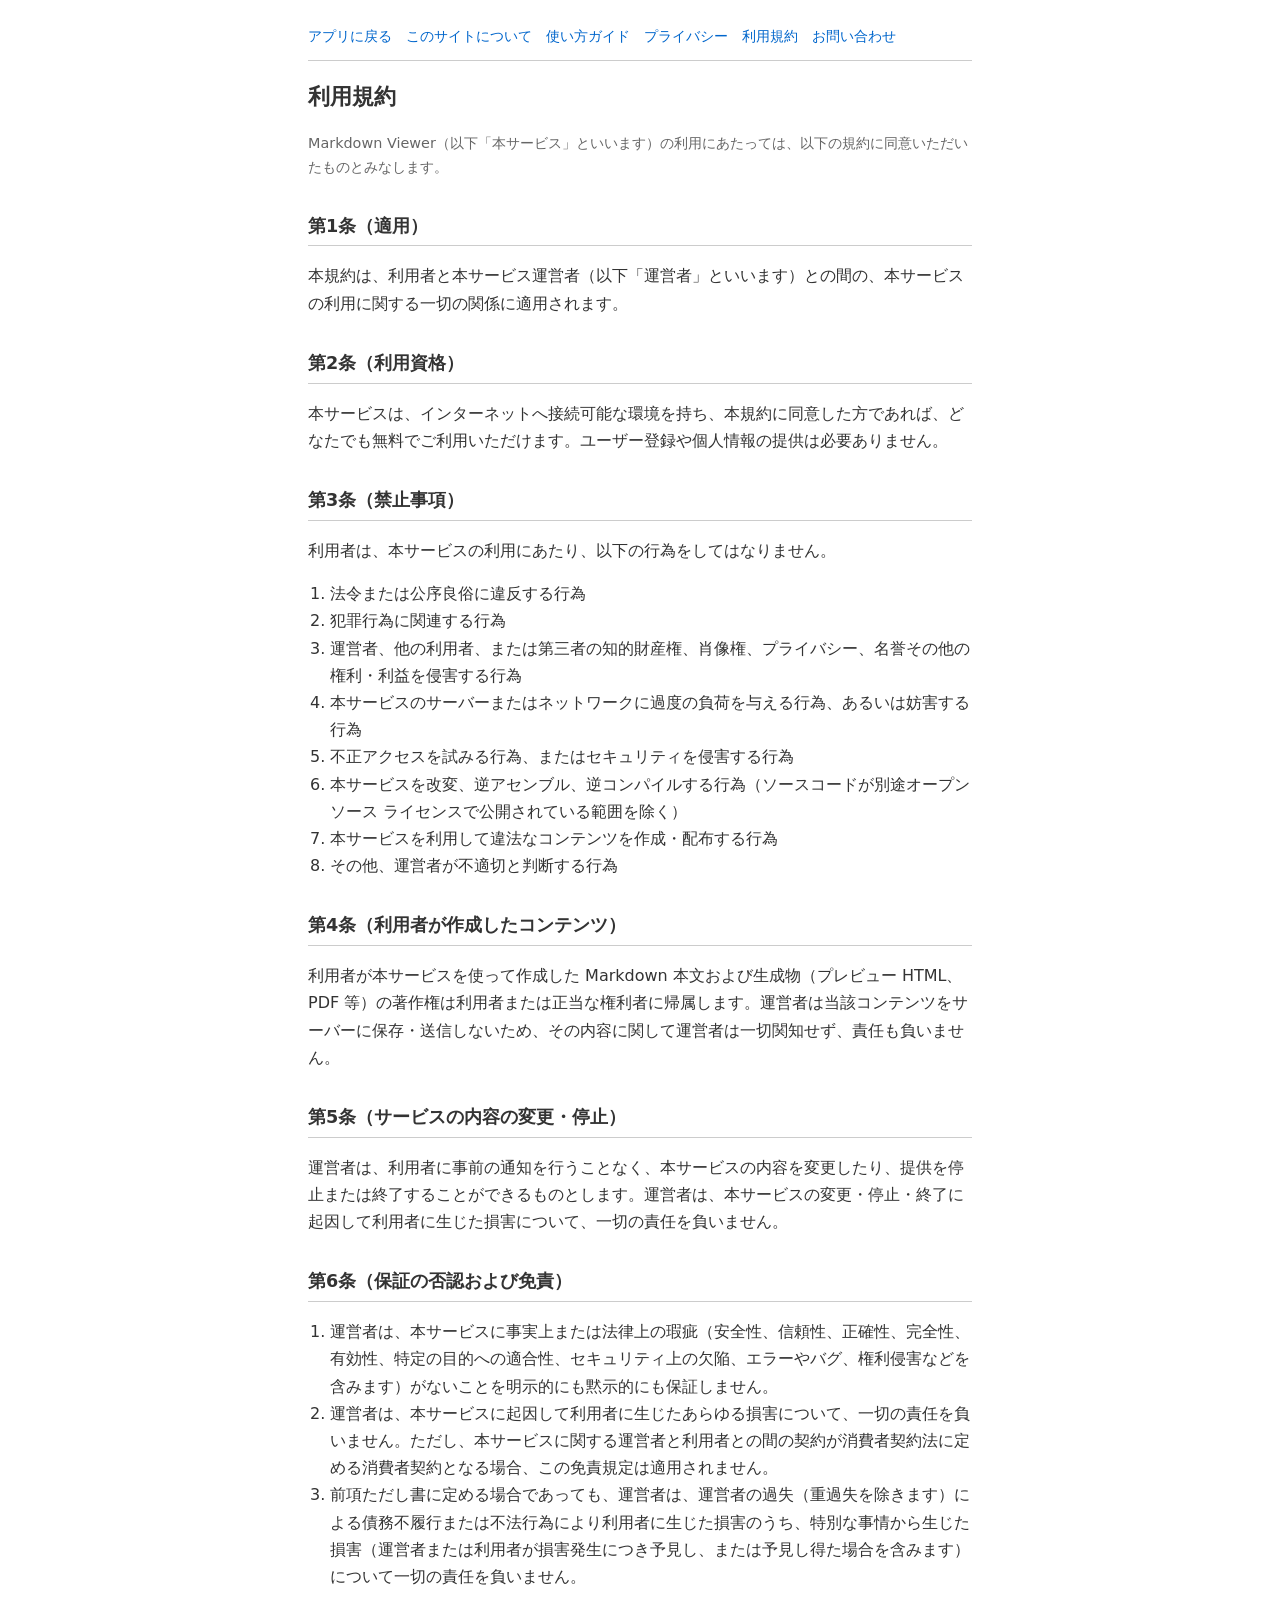
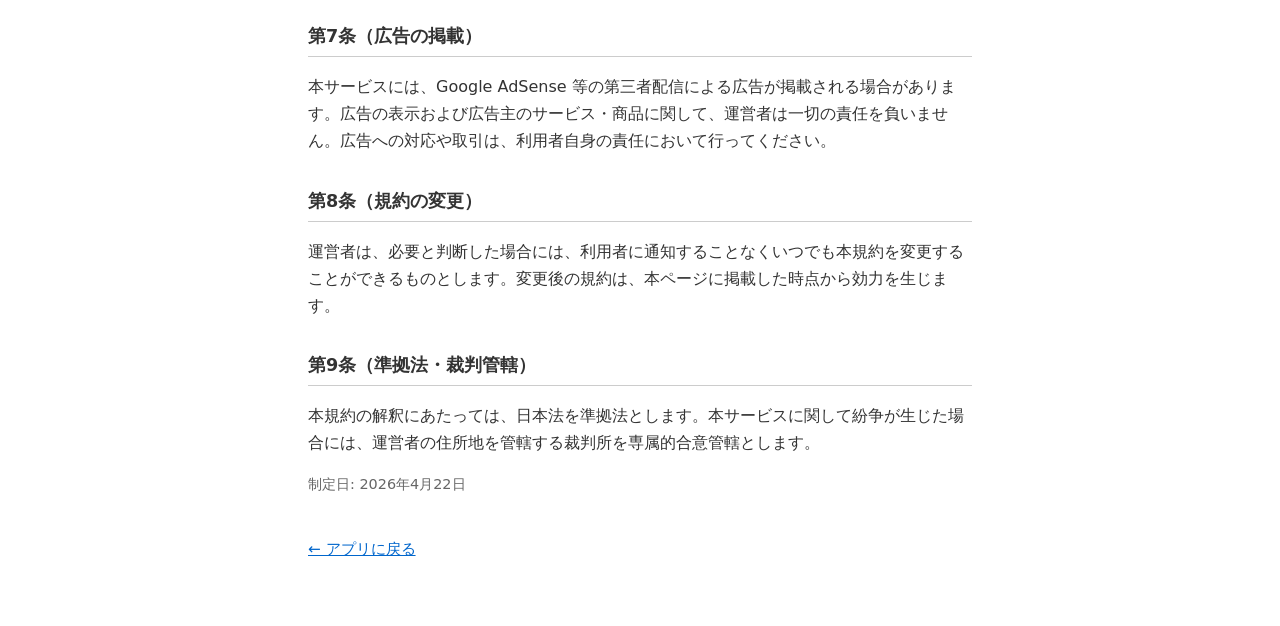
<file: docs/terms.html>
<!DOCTYPE html>
<html lang="ja">
<head>
    <meta charset="UTF-8">
    <meta name="viewport" content="width=device-width, initial-scale=1">
    <title>利用規約 — Markdown Viewer</title>
    <meta name="description" content="Markdown Viewer の利用規約。本サービスを利用する際の条件、禁止事項、免責事項などを定めます。">
    <link rel="canonical" href="https://markdownviewer.onrender.com/docs/terms.html">
    <link rel="stylesheet" href="./page.css">
</head>
<body>
    <nav class="page-nav" aria-label="サイト内ナビゲーション">
        <a href="../index.html">アプリに戻る</a>
        <a href="./about.html">このサイトについて</a>
        <a href="./guide.html">使い方ガイド</a>
        <a href="./privacy.html">プライバシー</a>
        <a href="./terms.html" aria-current="page">利用規約</a>
        <a href="./contact.html">お問い合わせ</a>
    </nav>

    <h1>利用規約</h1>
    <p class="muted">Markdown Viewer（以下「本サービス」といいます）の利用にあたっては、以下の規約に同意いただいたものとみなします。</p>

    <h2>第1条（適用）</h2>
    <p>本規約は、利用者と本サービス運営者（以下「運営者」といいます）との間の、本サービスの利用に関する一切の関係に適用されます。</p>

    <h2>第2条（利用資格）</h2>
    <p>本サービスは、インターネットへ接続可能な環境を持ち、本規約に同意した方であれば、どなたでも無料でご利用いただけます。ユーザー登録や個人情報の提供は必要ありません。</p>

    <h2>第3条（禁止事項）</h2>
    <p>利用者は、本サービスの利用にあたり、以下の行為をしてはなりません。</p>
    <ol>
        <li>法令または公序良俗に違反する行為</li>
        <li>犯罪行為に関連する行為</li>
        <li>運営者、他の利用者、または第三者の知的財産権、肖像権、プライバシー、名誉その他の権利・利益を侵害する行為</li>
        <li>本サービスのサーバーまたはネットワークに過度の負荷を与える行為、あるいは妨害する行為</li>
        <li>不正アクセスを試みる行為、またはセキュリティを侵害する行為</li>
        <li>本サービスを改変、逆アセンブル、逆コンパイルする行為（ソースコードが別途オープンソース ライセンスで公開されている範囲を除く）</li>
        <li>本サービスを利用して違法なコンテンツを作成・配布する行為</li>
        <li>その他、運営者が不適切と判断する行為</li>
    </ol>

    <h2>第4条（利用者が作成したコンテンツ）</h2>
    <p>利用者が本サービスを使って作成した Markdown 本文および生成物（プレビュー HTML、PDF 等）の著作権は利用者または正当な権利者に帰属します。運営者は当該コンテンツをサーバーに保存・送信しないため、その内容に関して運営者は一切関知せず、責任も負いません。</p>

    <h2>第5条（サービスの内容の変更・停止）</h2>
    <p>運営者は、利用者に事前の通知を行うことなく、本サービスの内容を変更したり、提供を停止または終了することができるものとします。運営者は、本サービスの変更・停止・終了に起因して利用者に生じた損害について、一切の責任を負いません。</p>

    <h2>第6条（保証の否認および免責）</h2>
    <ol>
        <li>運営者は、本サービスに事実上または法律上の瑕疵（安全性、信頼性、正確性、完全性、有効性、特定の目的への適合性、セキュリティ上の欠陥、エラーやバグ、権利侵害などを含みます）がないことを明示的にも黙示的にも保証しません。</li>
        <li>運営者は、本サービスに起因して利用者に生じたあらゆる損害について、一切の責任を負いません。ただし、本サービスに関する運営者と利用者との間の契約が消費者契約法に定める消費者契約となる場合、この免責規定は適用されません。</li>
        <li>前項ただし書に定める場合であっても、運営者は、運営者の過失（重過失を除きます）による債務不履行または不法行為により利用者に生じた損害のうち、特別な事情から生じた損害（運営者または利用者が損害発生につき予見し、または予見し得た場合を含みます）について一切の責任を負いません。</li>
    </ol>

    <h2>第7条（広告の掲載）</h2>
    <p>本サービスには、Google AdSense 等の第三者配信による広告が掲載される場合があります。広告の表示および広告主のサービス・商品に関して、運営者は一切の責任を負いません。広告への対応や取引は、利用者自身の責任において行ってください。</p>

    <h2>第8条（規約の変更）</h2>
    <p>運営者は、必要と判断した場合には、利用者に通知することなくいつでも本規約を変更することができるものとします。変更後の規約は、本ページに掲載した時点から効力を生じます。</p>

    <h2>第9条（準拠法・裁判管轄）</h2>
    <p>本規約の解釈にあたっては、日本法を準拠法とします。本サービスに関して紛争が生じた場合には、運営者の住所地を管轄する裁判所を専属的合意管轄とします。</p>

    <p class="muted">制定日: 2026年4月22日</p>

    <p class="back"><a href="../index.html">← アプリに戻る</a></p>
</body>
</html>
</file>
<file: docs/page.css>
/* 補助ページ（about, guide, privacy, terms, contact, help）共通スタイル */
:root {
    --bg: #fff;
    --text: #333;
    --muted: #666;
    --border: #ccc;
    --code-bg: #f0f0f0;
    --link: #0066cc;
}
@media (prefers-color-scheme: dark) {
    :root {
        --bg: #1e1e1e;
        --text: #d4d4d4;
        --muted: #9d9d9d;
        --border: #404040;
        --code-bg: #3c3c3c;
        --link: #58a6ff;
    }
}
* { box-sizing: border-box; }
body {
    margin: 0 auto;
    padding: 24px 20px 48px;
    max-width: 44rem;
    font-family: system-ui, -apple-system, "Segoe UI", sans-serif;
    line-height: 1.7;
    background: var(--bg);
    color: var(--text);
}
h1 { font-size: 1.4rem; margin-top: 0; }
h2 {
    font-size: 1.1rem;
    margin-top: 2rem;
    border-bottom: 1px solid var(--border);
    padding-bottom: 0.25rem;
}
h3 { font-size: 1rem; margin-top: 1.5rem; }
p, li { color: var(--text); }
.muted { color: var(--muted); font-size: 0.9rem; }
code {
    font-size: 0.88em;
    background: var(--code-bg);
    padding: 0.15em 0.4em;
    border-radius: 4px;
}
pre {
    background: var(--code-bg);
    padding: 12px;
    border-radius: 6px;
    overflow: auto;
    font-size: 0.85rem;
    line-height: 1.5;
}
pre code {
    background: transparent;
    padding: 0;
}
ol, ul { padding-left: 1.4rem; }
a { color: var(--link); }

/* 補助ナビ（各ページ共通のパンくず的リンク） */
.page-nav {
    display: flex;
    flex-wrap: wrap;
    gap: 6px 14px;
    font-size: 0.9rem;
    padding-bottom: 12px;
    margin-bottom: 16px;
    border-bottom: 1px solid var(--border);
}
.page-nav a { text-decoration: none; }
.page-nav a:hover { text-decoration: underline; }

/* 戻るリンク */
.back { margin-top: 2.5rem; font-size: 0.95rem; }

/* テーブル */
table {
    border-collapse: collapse;
    width: 100%;
    margin: 0.75rem 0;
    font-size: 0.92rem;
}
th, td {
    border: 1px solid var(--border);
    padding: 6px 10px;
    text-align: left;
    vertical-align: top;
}
th {
    background: var(--code-bg);
}

/* 注記ボックス */
.note {
    border-left: 4px solid var(--border);
    background: var(--code-bg);
    padding: 10px 14px;
    margin: 1rem 0;
    border-radius: 0 6px 6px 0;
}
.note strong { margin-right: 4px; }

hr {
    border: none;
    border-top: 1px solid var(--border);
    margin: 2rem 0;
}
</file>
